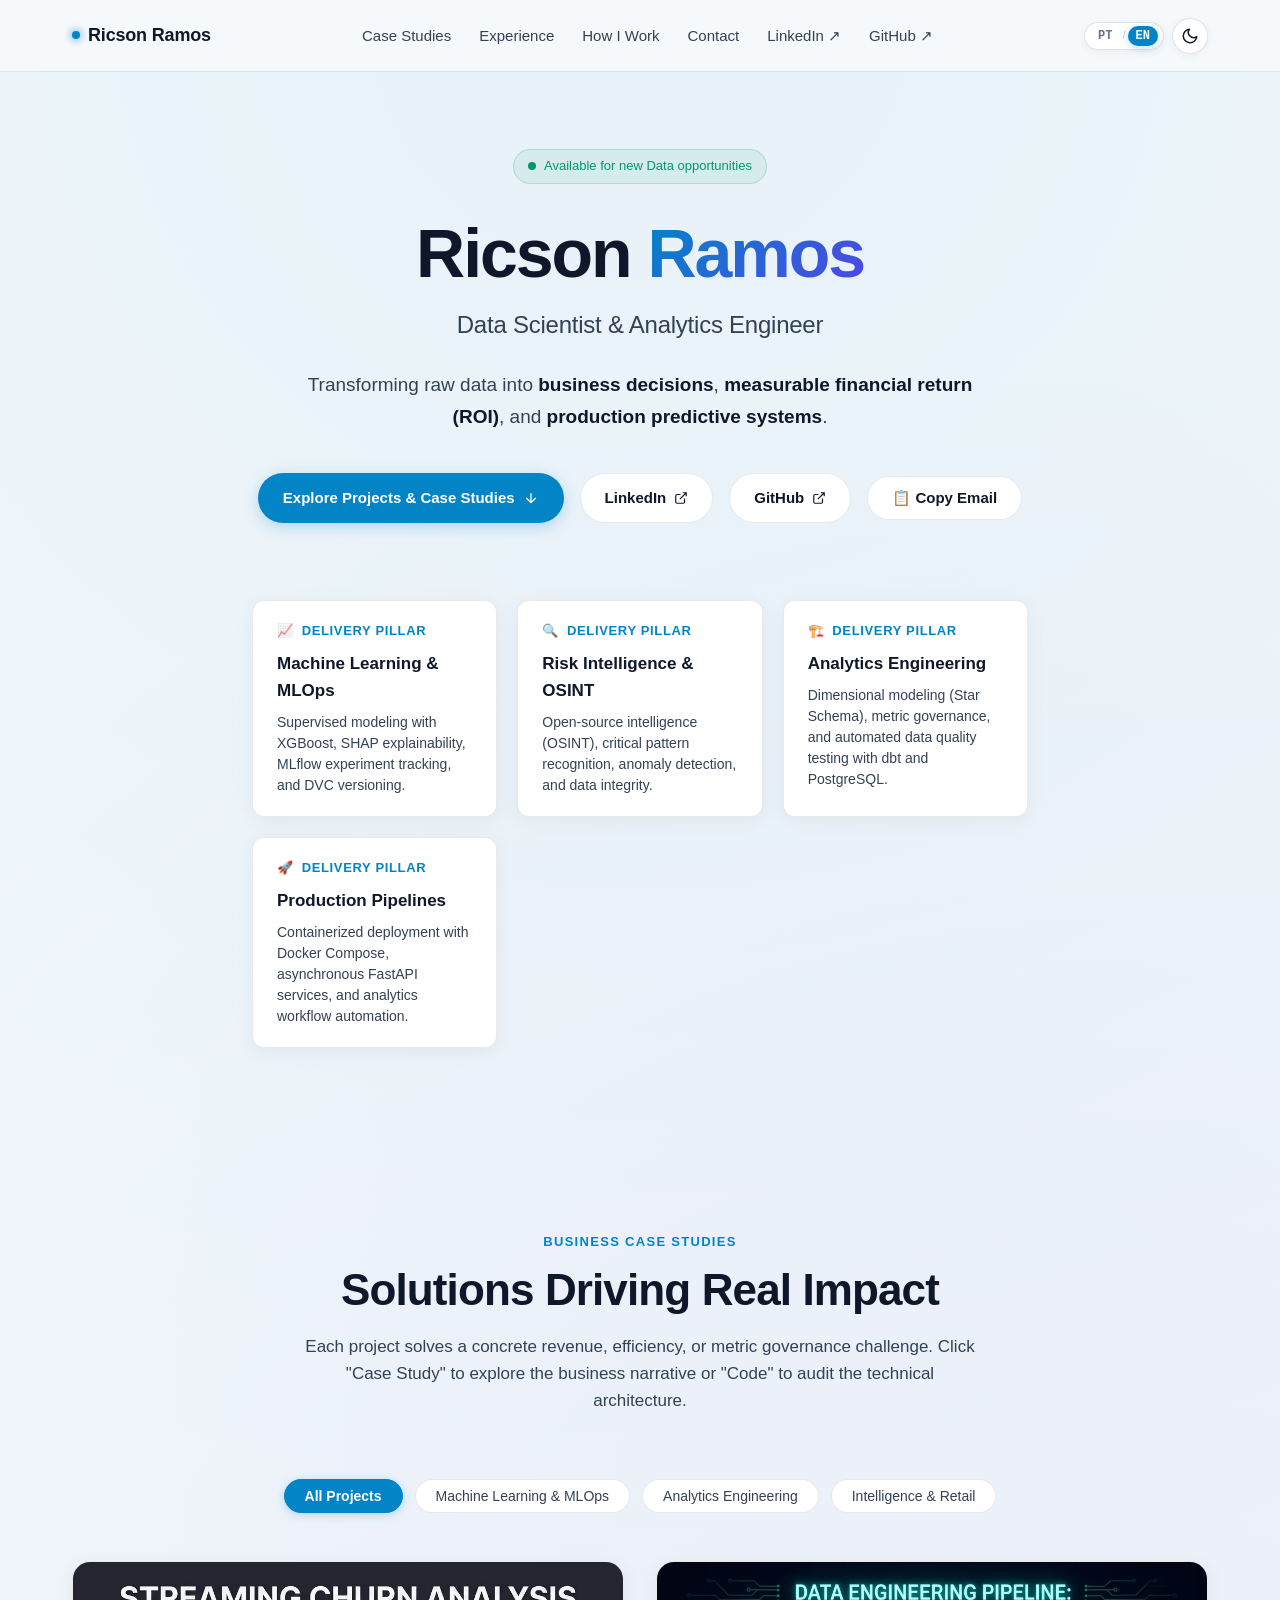
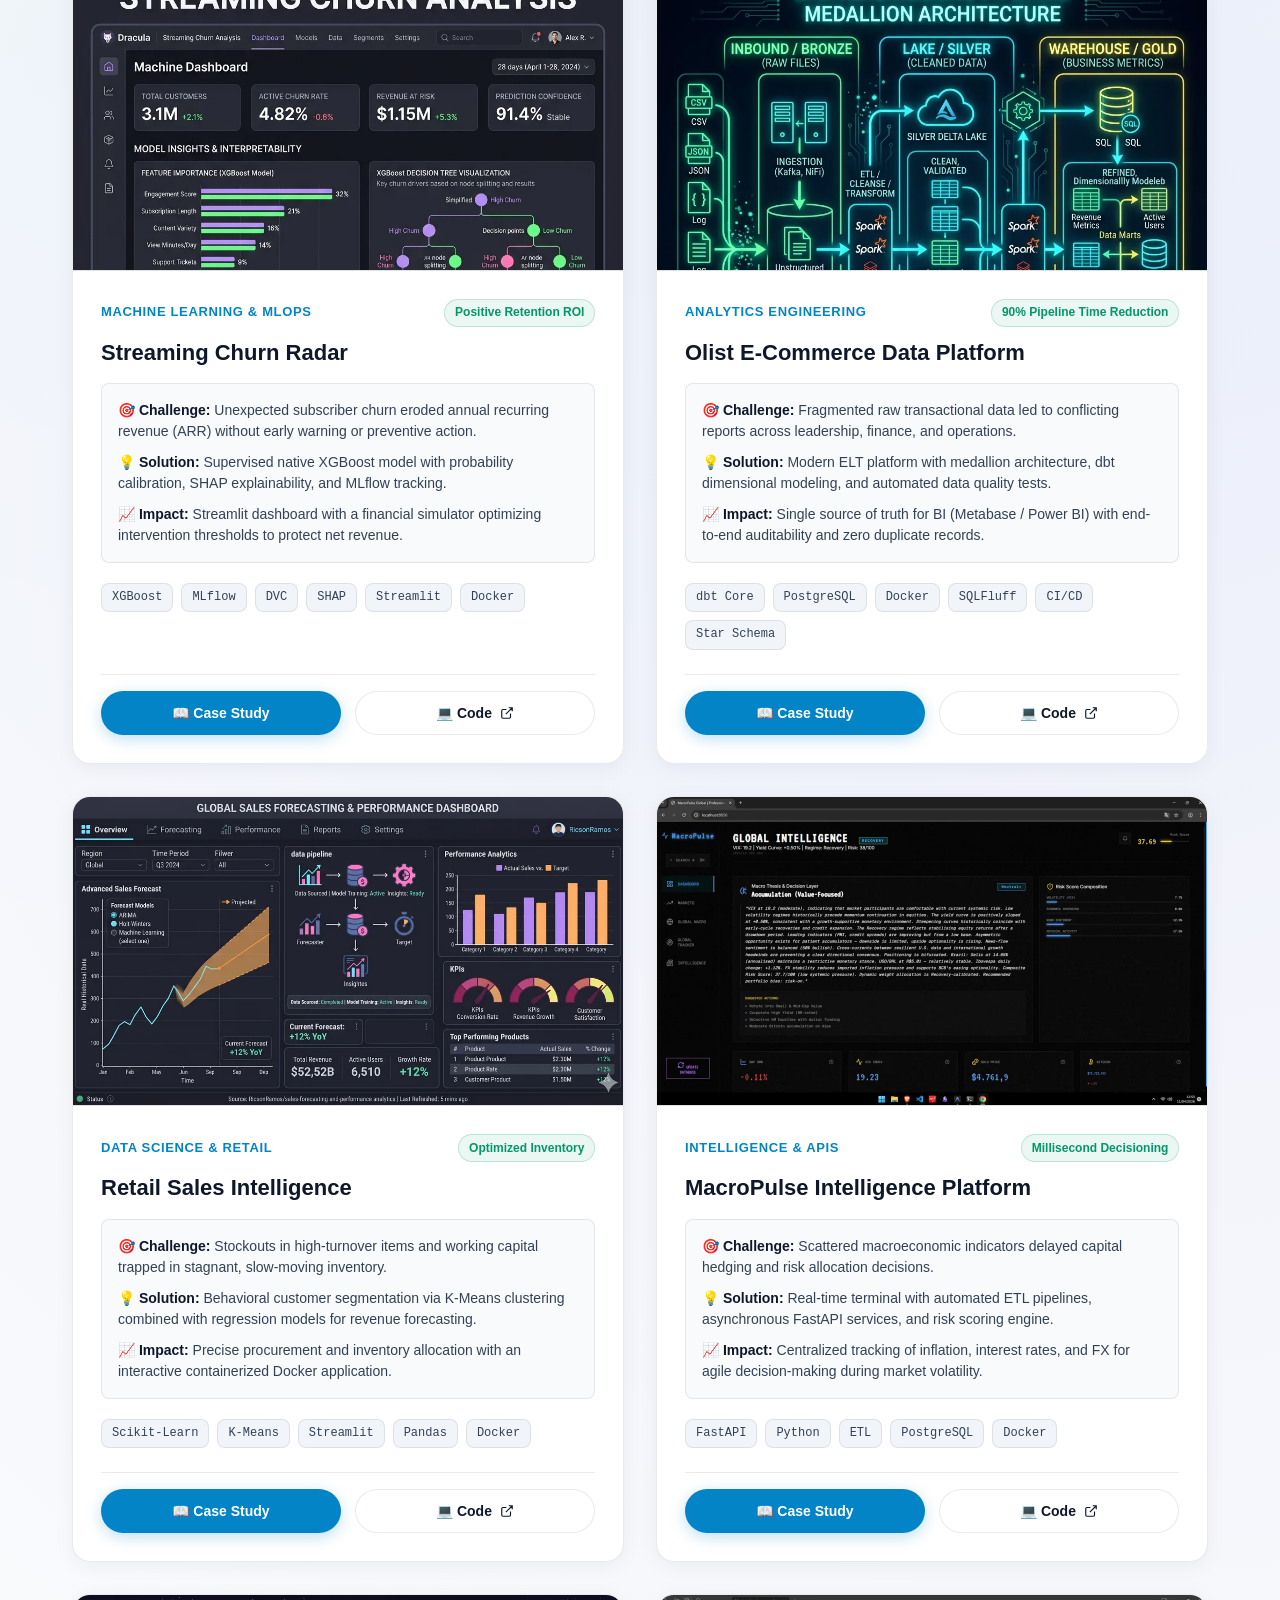
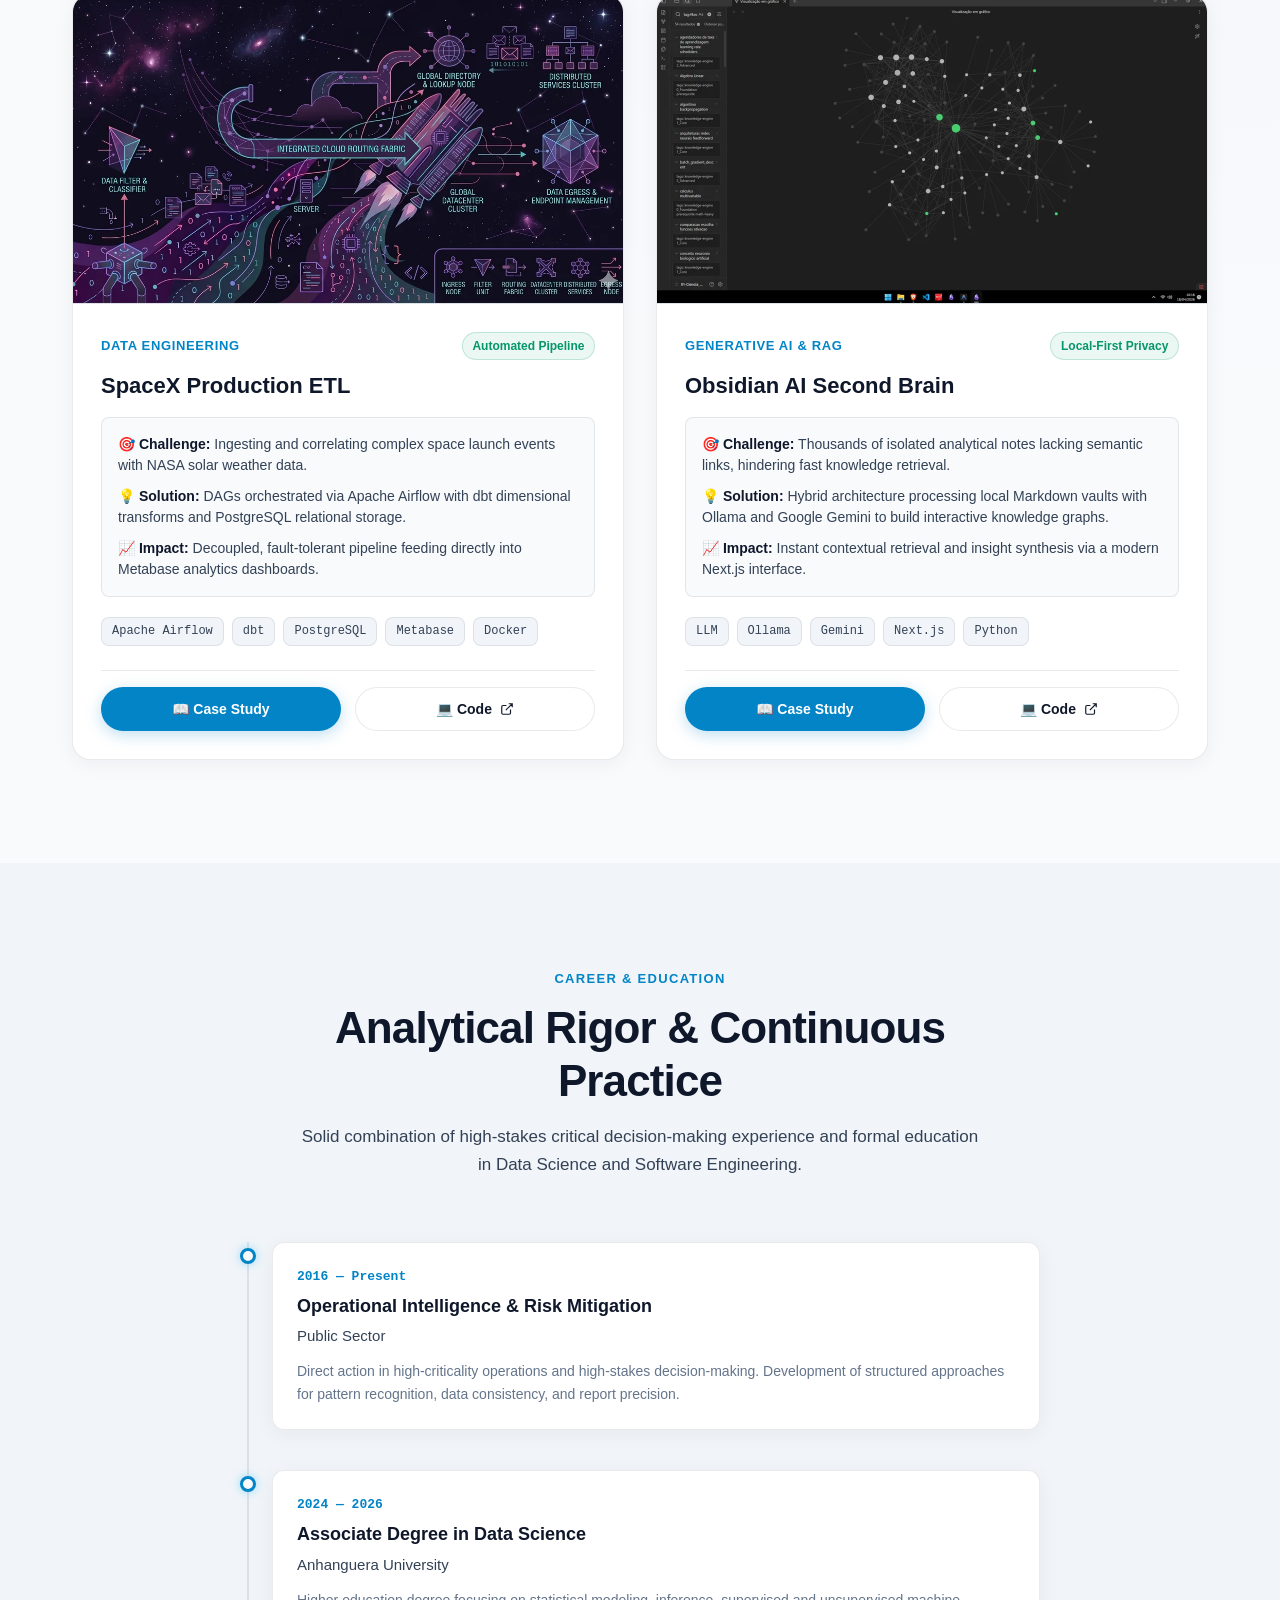
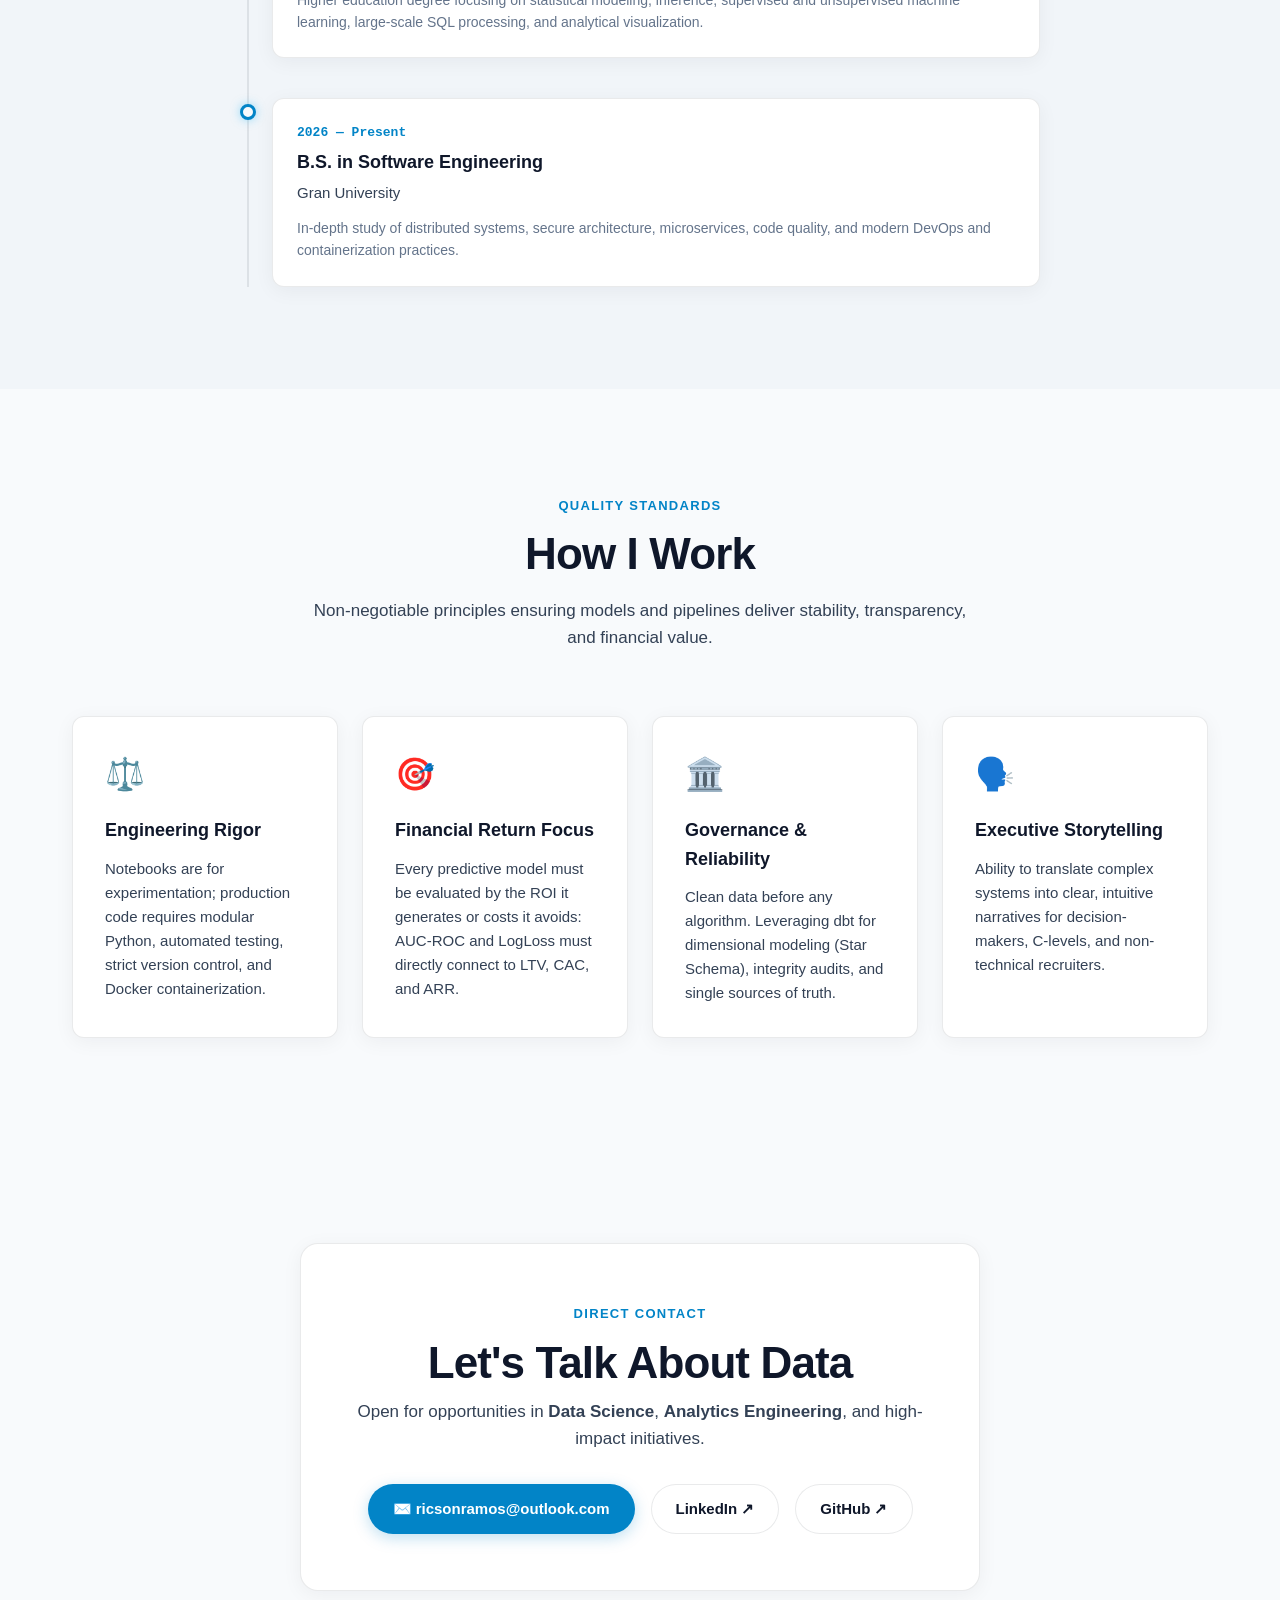
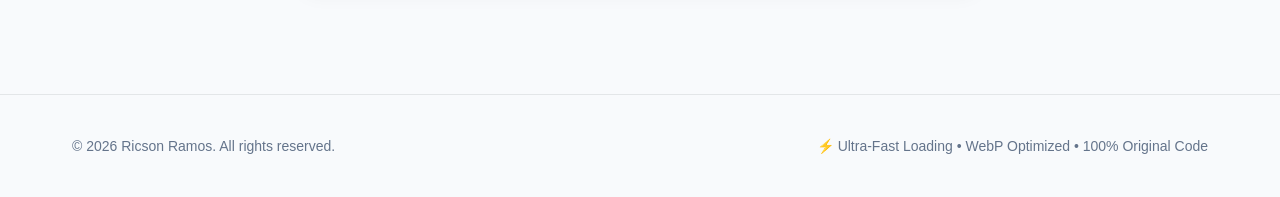
<file: index.html>
<!DOCTYPE html>
<html lang="pt-BR">

<head>
    <meta charset="UTF-8">
    <meta name="viewport" content="width=device-width, initial-scale=1.0">
    <title>Ricson Ramos | Data Scientist & Analytics Engineer</title>
    <meta name="description" content="Portfólio executivo de Ciência de Dados e Analytics Engineering: estudos de caso focados em retenção de receita, governança métrica e inteligência preditiva.">
    <meta name="theme-color" content="#07090e">

    <!-- Theme & Language Preload (Zero FOUC) -->
    <script>
        (function() {
            try {
                const savedTheme = localStorage.getItem('theme');
                const systemDark = window.matchMedia && window.matchMedia('(prefers-color-scheme: dark)').matches;
                const theme = savedTheme ? savedTheme : (systemDark ? 'dark' : 'light');
                document.documentElement.setAttribute('data-theme', theme);

                const savedLang = localStorage.getItem('lang');
                const browserLang = (navigator.language || navigator.userLanguage || '').toLowerCase();
                const lang = savedLang ? savedLang : (browserLang.startsWith('en') ? 'en' : 'pt-BR');
                document.documentElement.setAttribute('lang', lang);
            } catch (e) {}
        })();
    </script>

    <!-- Open Graph / LinkedIn / Facebook -->
    <meta property="og:type" content="website">
    <meta property="og:url" content="https://ricsonramos.github.io/">
    <meta property="og:title" content="Ricson Ramos | Data Scientist & Analytics Engineer">
    <meta property="og:description" content="Estudos de caso executivos em Ciência de Dados, MLOps e Engenharia Analítica com foco em ROI.">
    <meta property="og:image" content="https://ricsonramos.github.io/assets/images/churn.webp">

    <!-- Twitter Cards -->
    <meta name="twitter:card" content="summary_large_image">
    <meta name="twitter:title" content="Ricson Ramos | Data Scientist & Analytics Engineer">
    <meta name="twitter:description" content="Estudos de caso executivos em Ciência de Dados, MLOps e Engenharia Analítica.">
    <meta name="twitter:image" content="https://ricsonramos.github.io/assets/images/churn.webp">

    <link rel="canonical" href="https://ricsonramos.github.io/">
    <link rel="stylesheet" href="assets/css/main.css">
</head>

<body>

    <!-- Sticky Glass Header / Navbar -->
    <header class="navbar">
        <div class="container nav-wrapper">
            <a href="index.html" class="nav-brand" aria-label="Página Inicial">
                <span class="nav-brand-dot"></span>
                <span>Ricson Ramos</span>
            </a>

            <!-- Navigation Links -->
            <nav>
                <ul class="nav-menu" id="nav-menu">
                    <li><a href="#projects" class="nav-link" data-i18n="nav.projects">Estudos de Caso</a></li>
                    <li><a href="#experience" class="nav-link" data-i18n="nav.experience">Trajetória</a></li>
                    <li><a href="#philosophy" class="nav-link" data-i18n="nav.philosophy">Como Trabalho</a></li>
                    <li><a href="#contact" class="nav-link" data-i18n="nav.contact">Contato</a></li>
                    <li>
                        <a href="https://www.linkedin.com/in/ricsonramos/" target="_blank" rel="noopener noreferrer" class="nav-link">LinkedIn ↗</a>
                    </li>
                    <li>
                        <a href="https://github.com/RicsonRamos" target="_blank" rel="noopener noreferrer" class="nav-link">GitHub ↗</a>
                    </li>
                </ul>
            </nav>

            <!-- Nav Actions: Theme + Language + Mobile Toggle -->
            <div class="nav-actions">
                <div class="nav-controls">
                    <!-- Language Switcher: PT-BR / EN -->
                    <div class="lang-switch" role="group" aria-label="Selecionar idioma / Select language">
                        <button type="button" class="lang-btn active" data-lang="pt-BR" aria-pressed="true" aria-label="Português">PT</button>
                        <span class="lang-divider" aria-hidden="true">/</span>
                        <button type="button" class="lang-btn" data-lang="en" aria-pressed="false" aria-label="English">EN</button>
                    </div>

                    <!-- Theme Toggle: Dark / Light -->
                    <button type="button" class="theme-toggle" id="theme-toggle" aria-label="Alternar modo claro / escuro" title="Alternar modo claro / escuro">
                        <span class="theme-icon-sun" aria-hidden="true">
                            <svg width="18" height="18" viewBox="0 0 24 24" fill="none" stroke="currentColor" stroke-width="2" stroke-linecap="round" stroke-linejoin="round">
                                <circle cx="12" cy="12" r="5"></circle>
                                <line x1="12" y1="1" x2="12" y2="3"></line>
                                <line x1="12" y1="21" x2="12" y2="23"></line>
                                <line x1="4.22" y1="4.22" x2="5.64" y2="5.64"></line>
                                <line x1="18.36" y1="18.36" x2="19.78" y2="19.78"></line>
                                <line x1="1" y1="12" x2="3" y2="12"></line>
                                <line x1="21" y1="12" x2="23" y2="12"></line>
                                <line x1="4.22" y1="19.78" x2="5.64" y2="18.36"></line>
                                <line x1="18.36" y1="5.64" x2="19.78" y2="4.22"></line>
                            </svg>
                        </span>
                        <span class="theme-icon-moon" aria-hidden="true">
                            <svg width="18" height="18" viewBox="0 0 24 24" fill="none" stroke="currentColor" stroke-width="2" stroke-linecap="round" stroke-linejoin="round">
                                <path d="M21 12.79A9 9 0 1 1 11.21 3 7 7 0 0 0 21 12.79z"></path>
                            </svg>
                        </span>
                    </button>
                </div>

                <button class="nav-toggle" id="nav-toggle" aria-label="Abrir Menu de Navegação" aria-expanded="false" aria-controls="nav-menu">
                    <svg width="24" height="24" viewBox="0 0 24 24" fill="none" stroke="currentColor" stroke-width="2">
                        <line x1="3" y1="12" x2="21" y2="12"></line>
                        <line x1="3" y1="6" x2="21" y2="6"></line>
                        <line x1="3" y1="18" x2="21" y2="18"></line>
                    </svg>
                </button>
            </div>
        </div>
    </header>

    <main>
        <!-- Hero Section -->
        <section id="hero" class="hero">
            <div class="container hero-content">
                <div class="status-badge">
                    <span class="pulse-dot"></span>
                    <span data-i18n="hero.status">Disponível para novas oportunidades em Dados</span>
                </div>

                <h1 class="hero-title">
                    Ricson <span class="hero-title-gradient">Ramos</span>
                </h1>

                <div class="hero-role" data-i18n="hero.role">Data Scientist & Analytics Engineer</div>

                <p class="hero-description" data-i18n="hero.description">
                    Transformando dados brutos em <strong>decisões de negócio</strong>, <strong>retorno financeiro mensurável (ROI)</strong> e <strong>sistemas preditivos de produção</strong>.
                </p>

                <div class="hero-cta">
                    <a href="#projects" class="btn btn-primary">
                        <span data-i18n="hero.cta_projects">Explorar Projetos & Estudos de Caso</span>
                        <svg width="16" height="16" viewBox="0 0 24 24" fill="none" stroke="currentColor" stroke-width="2"><path d="M12 5v14M19 12l-7 7-7-7"/></svg>
                    </a>
                    <a href="https://www.linkedin.com/in/ricsonramos/" target="_blank" rel="noopener noreferrer" class="btn btn-outline">
                        <span>LinkedIn</span>
                        <svg width="14" height="14" viewBox="0 0 24 24" fill="none" stroke="currentColor" stroke-width="2"><path d="M18 13v6a2 2 0 0 1-2 2H5a2 2 0 0 1-2-2V8a2 2 0 0 1 2-2h6M15 3h6v6M10 14L21 3"/></svg>
                    </a>
                    <a href="https://github.com/RicsonRamos" target="_blank" rel="noopener noreferrer" class="btn btn-outline">
                        <span>GitHub</span>
                        <svg width="14" height="14" viewBox="0 0 24 24" fill="none" stroke="currentColor" stroke-width="2"><path d="M18 13v6a2 2 0 0 1-2 2H5a2 2 0 0 1-2-2V8a2 2 0 0 1 2-2h6M15 3h6v6M10 14L21 3"/></svg>
                    </a>
                    <button id="copy-email-btn" class="btn btn-outline" type="button" aria-label="Copiar email de contato">
                        <span data-i18n="hero.copy_email">📋 Copiar E-mail</span>
                    </button>
                </div>

                <!-- 4 Value Props Strip -->
                <div class="value-strip" id="value-strip">
                    <!-- Injected by home.js -->
                </div>
            </div>
        </section>

        <!-- Projects / Case Studies Showcase -->
        <section id="projects" class="section">
            <div class="container">
                <div class="section-header">
                    <span class="section-tag" data-i18n="projects.tag">Estudos de Caso de Negócio</span>
                    <h2 class="section-title" data-i18n="projects.title">Soluções que Geram Impacto Real</h2>
                    <p class="section-subtitle" data-i18n="projects.subtitle">
                        Cada projeto resolve um problema concreto de faturamento, eficiência ou governança métrica. Clique em "Estudo de Caso" para explorar a narrativa de negócio ou em "Código" para auditar a arquitetura técnica.
                    </p>
                </div>

                <!-- Category Filters -->
                <div class="filter-tabs" role="tablist" aria-label="Filtro de Projetos">
                    <button class="filter-btn active" data-filter="all" role="tab" aria-selected="true" data-i18n="projects.filter_all">Todos os Projetos</button>
                    <button class="filter-btn" data-filter="ml" role="tab" aria-selected="false" data-i18n="projects.filter_ml">Machine Learning & MLOps</button>
                    <button class="filter-btn" data-filter="data-eng" role="tab" aria-selected="false" data-i18n="projects.filter_data_eng">Analytics Engineering</button>
                    <button class="filter-btn" data-filter="analytics" role="tab" aria-selected="false" data-i18n="projects.filter_analytics">Inteligência & Varejo</button>
                </div>

                <!-- Responsive Project Grid -->
                <div class="project-grid" id="projects-grid">
                    <!-- Injected by home.js -->
                </div>
            </div>
        </section>

        <!-- Experience & Education Timeline -->
        <section id="experience" class="section section-alt">
            <div class="container">
                <div class="section-header">
                    <span class="section-tag" data-i18n="experience.tag">Trajetória & Formação</span>
                    <h2 class="section-title" data-i18n="experience.title">Rigor Analítico e Prática Contínua</h2>
                    <p class="section-subtitle" data-i18n="experience.subtitle">
                        Combinação sólida de experiência em tomada de decisão crítica com formação superior em Ciência de Dados e Engenharia de Software.
                    </p>
                </div>

                <div class="timeline" id="timeline-list">
                    <!-- Injected by home.js -->
                </div>
            </div>
        </section>

        <!-- Technical Philosophy / How I Work -->
        <section id="philosophy" class="section">
            <div class="container">
                <div class="section-header">
                    <span class="section-tag" data-i18n="philosophy.tag">Padrão de Qualidade</span>
                    <h2 class="section-title" data-i18n="philosophy.title">Como Eu Trabalho</h2>
                    <p class="section-subtitle" data-i18n="philosophy.subtitle">
                        Princípios inegociáveis que garantem que modelos e pipelines funcionem com estabilidade, transparência e valor financeiro.
                    </p>
                </div>

                <div class="philosophy-grid" id="philosophy-grid">
                    <!-- Injected by home.js -->
                </div>
            </div>
        </section>

        <!-- Contact Section -->
        <section id="contact" class="section">
            <div class="container">
                <div class="contact-card">
                    <span class="section-tag" data-i18n="contact.tag">Contato Direto</span>
                    <h2 class="section-title" style="margin-bottom: 0.5rem;" data-i18n="contact.title">Vamos Conversar sobre Dados?</h2>
                    <p class="section-subtitle" style="margin-bottom: 1.5rem;" data-i18n="contact.subtitle">
                        Estou aberto para oportunidades em <strong>Ciência de Dados</strong>, <strong>Analytics Engineering</strong> e projetos de alta criticidade.
                    </p>

                    <div class="contact-links-grid">
                        <a href="mailto:ricsonramos@outlook.com" class="btn btn-primary">
                            <span>✉️ ricsonramos@outlook.com</span>
                        </a>
                        <a href="https://www.linkedin.com/in/ricsonramos/" target="_blank" rel="noopener noreferrer" class="btn btn-outline">
                            <span>LinkedIn ↗</span>
                        </a>
                        <a href="https://github.com/RicsonRamos" target="_blank" rel="noopener noreferrer" class="btn btn-outline">
                            <span>GitHub ↗</span>
                        </a>
                    </div>
                </div>
            </div>
        </section>
    </main>

    <!-- Clean Accessible Footer -->
    <footer class="footer">
        <div class="container footer-inner">
            <p data-i18n="footer.copy">© 2026 Ricson Ramos. Todos os direitos reservados.</p>
            <p data-i18n="footer.tagline">⚡ Carregamento Ultrarrápido • Otimizado em WebP • Código 100% Autoral</p>
        </div>
    </footer>

    <!-- Scripts (Zero Bloat, Defer Loading) -->
    <script src="assets/js/data.js" defer></script>
    <script src="assets/js/pages/home.js" defer></script>
</body>

</html>
</file>
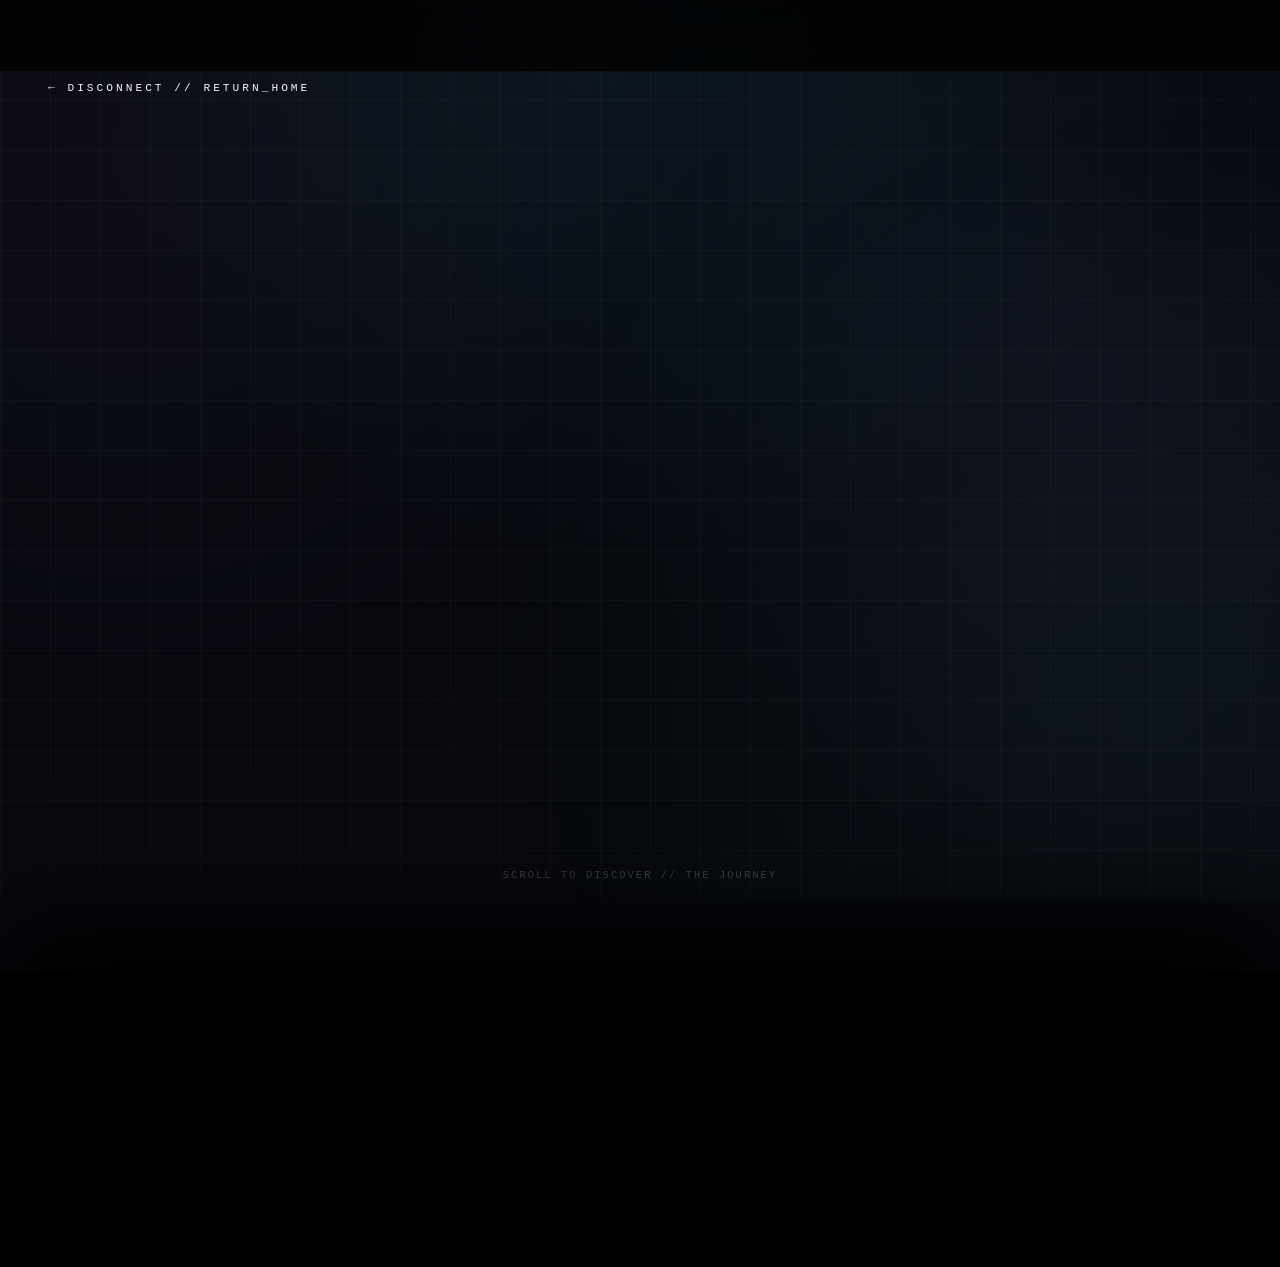
<file: about.html>
<!DOCTYPE html>
<html lang="pt-BR">

<head>
    <meta charset="UTF-8">
    <meta name="viewport" content="width=device-width, initial-scale=1.0">
    <title>About Me | Ricson Ramos</title>
    <link rel="preconnect" href="https://fonts.gstatic.com">
    <link rel="stylesheet" href="assets/css/main.css">
    <link rel="stylesheet" href="assets/css/storytelling.css">
</head>

<body class="dracula project-page">

    <!-- Dashboard Static UI -->
    <div class="dashboard-bg"></div>
    <div class="scroll-hint">SCROLL TO DISCOVER // THE JOURNEY</div>

    <!-- Header / Nav -->
    <header class="navbar navbar--fixed">
        <div class="container nav-wrapper">
            <div class="logo">
                <a href="index.html" style="text-decoration: none; color: inherit;">
                    <!-- Injected by core.js -->
                </a>
            </div>
            <nav id="main-nav">
                <button id="nav-toggle" aria-label="Menu" aria-expanded="false">
                    <span></span><span></span><span></span>
                </button>
                <ul id="nav-list">
                    <li class="nav-item"><a href="index.html#hero" data-section="hero">Home</a></li>
                    <li class="nav-item"><a href="index.html#projects" data-section="projects">Projects</a></li>
                    <li class="nav-item"><a href="index.html#experience" data-section="experience">Experience</a></li>
                    <li class="nav-item active"><a href="about.html">About</a></li>
                    <li class="nav-item"><a href="index.html#contact" data-section="contact">Contact</a></li>
                </ul>
            </nav>
        </div>
    </header>

    <!-- Project Specific Layer -->
    <div id="narrative-layer">
        <div class="details" id="details-even">
            <span class="text">PHASE</span>
            <h1 class="title-1">LOADING</h1>
            <h1 class="title-2">JOURNEY</h1>
            <p class="desc">Initializing narrative...</p>
        </div>

        <div class="details" id="details-odd" style="opacity: 0;">
            <span class="text">PHASE</span>
            <h1 class="title-1">TITLE</h1>
            <h1 class="title-2">SUBTITLE</h1>
            <p class="desc">Loading next chapter...</p>
        </div>

        <!-- Scrollable Story Canvas -->
        <div id="story-canvas">
            <!-- Content Injected -->
        </div>
    </div>

    <!-- Persistent Back Button -->
    <a href="index.html" class="back-btn">
        ← DISCONNECT // RETURN_HOME
    </a>

    <!-- Footer Counter -->
    <div class="dashboard-footer container">
        <!-- Injected by case-study.js -->
    </div>

    <div id="demo"></div>

    <!-- CORE LOGIC / SCRIPTS -->
    <script src="https://cdnjs.cloudflare.com/ajax/libs/gsap/3.12.2/gsap.min.js" defer></script>
    <script src="assets/js/data.js"></script>
    <script src="assets/js/core.js"></script>
    <script>
        // Hook for the storytelling engine
        var ProjectContent = PortfolioData.about;
    </script>
    <script src="assets/js/pages/case-study.js"></script>
</body>

</html>
</file>
<file: assets/css/main.css>
/* ==============================================================================
   RICSON RAMOS | DATA SCIENCE & ANALYTICS ENGINEERING PORTFOLIO (2026)
   Modern, Ultra-Fast, Responsive & Minimalist Stylesheet
   Zero render-blocking dependencies • High Contrast • 60fps Transitions
   Dark Mode & Light Mode • Multilingual Ready
   ============================================================================== */

:root,
[data-theme="dark"] {
    /* Color Palette (Deep Obsidian / Slate Navy) */
    --bg-main: #07090e;
    --bg-surface: #0e131f;
    --bg-surface-elevated: #141b2d;
    --bg-surface-hover: #1c263d;
    
    --border-subtle: rgba(255, 255, 255, 0.08);
    --border-hover: rgba(56, 189, 248, 0.35);
    
    --text-primary: #f8fafc;
    --text-secondary: #94a3b8;
    --text-muted: #64748b;
    
    --accent-cyan: #38bdf8;
    --accent-indigo: #818cf8;
    --accent-emerald: #10b981;
    --accent-amber: #f59e0b;
    
    --gradient-accent: linear-gradient(135deg, #38bdf8 0%, #818cf8 100%);
    --gradient-card: linear-gradient(180deg, rgba(255, 255, 255, 0.03) 0%, rgba(255, 255, 255, 0.01) 100%);
    
    --navbar-bg: rgba(7, 9, 14, 0.85);
    --body-radial-1: rgba(56, 189, 248, 0.08);
    --body-radial-2: rgba(129, 140, 248, 0.05);
    --card-shadow: 0 12px 30px rgba(0, 0, 0, 0.4);
    --card-hover-shadow: 0 16px 40px rgba(0, 0, 0, 0.6);
    --pill-bg: rgba(255, 255, 255, 0.04);
    --story-item-bg: rgba(0, 0, 0, 0.25);
    --btn-outline-bg: rgba(255, 255, 255, 0.04);
    --btn-outline-hover-bg: rgba(255, 255, 255, 0.08);
    --btn-outline-hover-border: rgba(255, 255, 255, 0.2);
    --btn-outline-hover-text: #ffffff;
    --btn-primary-text: #07090e;
    --section-alt-bg: rgba(255, 255, 255, 0.01);
    --status-badge-bg: rgba(16, 185, 129, 0.1);
    --status-badge-border: rgba(16, 185, 129, 0.25);
    --status-badge-text: #34d399;
    --hero-title-gradient: linear-gradient(135deg, #38bdf8 0%, #818cf8 100%);
    --control-bg: rgba(255, 255, 255, 0.05);
    --control-hover-bg: rgba(255, 255, 255, 0.1);
    --control-border: rgba(255, 255, 255, 0.1);
    
    /* Typography */
    --font-sans: -apple-system, BlinkMacSystemFont, "Segoe UI", Roboto, "Inter", "Helvetica Neue", Arial, sans-serif;
    --font-mono: ui-monospace, SFMono-Regular, Menlo, Monaco, Consolas, "JetBrains Mono", monospace;
    
    /* Spacing & Layout */
    --container-max: 1200px;
    --nav-height: 72px;
    --radius-sm: 8px;
    --radius-md: 12px;
    --radius-lg: 18px;
    --radius-pill: 9999px;
    
    --transition-fast: 0.2s cubic-bezier(0.16, 1, 0.3, 1);
    --transition-normal: 0.3s cubic-bezier(0.16, 1, 0.3, 1);
}

[data-theme="light"] {
    /* Color Palette (Clean Slate / Crisp Pure Light) */
    --bg-main: #f8fafc;
    --bg-surface: #ffffff;
    --bg-surface-elevated: #f1f5f9;
    --bg-surface-hover: #e2e8f0;
    
    --border-subtle: rgba(15, 23, 42, 0.09);
    --border-hover: rgba(2, 132, 199, 0.45);
    
    --text-primary: #0f172a;
    --text-secondary: #334155;
    --text-muted: #64748b;
    
    --accent-cyan: #0284c7;
    --accent-indigo: #4f46e5;
    --accent-emerald: #059669;
    --accent-amber: #d97706;
    
    --gradient-accent: linear-gradient(135deg, #0284c7 0%, #4f46e5 100%);
    --gradient-card: linear-gradient(180deg, rgba(255, 255, 255, 1) 0%, rgba(248, 250, 252, 1) 100%);
    
    --navbar-bg: rgba(248, 250, 252, 0.9);
    --body-radial-1: rgba(2, 132, 199, 0.07);
    --body-radial-2: rgba(79, 70, 229, 0.05);
    --card-shadow: 0 4px 20px rgba(15, 23, 42, 0.05);
    --card-hover-shadow: 0 12px 30px rgba(15, 23, 42, 0.1);
    --pill-bg: #f1f5f9;
    --story-item-bg: #f8fafc;
    --btn-outline-bg: #ffffff;
    --btn-outline-hover-bg: #f1f5f9;
    --btn-outline-hover-border: rgba(15, 23, 42, 0.25);
    --btn-outline-hover-text: #0f172a;
    --btn-primary-text: #ffffff;
    --section-alt-bg: #f1f5f9;
    --status-badge-bg: rgba(5, 150, 105, 0.08);
    --status-badge-border: rgba(5, 150, 105, 0.2);
    --status-badge-text: #059669;
    --hero-title-gradient: linear-gradient(135deg, #0284c7 0%, #4f46e5 100%);
    --control-bg: #ffffff;
    --control-hover-bg: #e2e8f0;
    --control-border: rgba(15, 23, 42, 0.12);
}

/* Base Reset */
*, *::before, *::after {
    box-sizing: border-box;
    margin: 0;
    padding: 0;
}

html {
    scroll-behavior: smooth;
    background-color: var(--bg-main);
    color: var(--text-primary);
    font-family: var(--font-sans);
    font-size: 16px;
    line-height: 1.6;
    -webkit-font-smoothing: antialiased;
    -moz-osx-font-smoothing: grayscale;
}

body {
    min-height: 100vh;
    background: radial-gradient(circle at 50% 0%, var(--body-radial-1) 0%, transparent 40%),
                radial-gradient(circle at 85% 30%, var(--body-radial-2) 0%, transparent 35%),
                var(--bg-main);
    overflow-x: hidden;
    color: var(--text-primary);
    transition: background-color var(--transition-normal), color var(--transition-normal);
}

/* Accessibility */
:focus-visible {
    outline: 2px solid var(--accent-cyan);
    outline-offset: 3px;
}

@media (prefers-reduced-motion: reduce) {
    *, *::before, *::after {
        animation-duration: 0.01ms !important;
        transition-duration: 0.01ms !important;
        scroll-behavior: auto !important;
    }
}

/* Container */
.container {
    width: 100%;
    max-width: var(--container-max);
    margin-left: auto;
    margin-right: auto;
    padding-left: clamp(1rem, 4vw, 2rem);
    padding-right: clamp(1rem, 4vw, 2rem);
}

/* Section Styling */
.section {
    padding-top: clamp(4rem, 8vw, 7rem);
    padding-bottom: clamp(4rem, 8vw, 7rem);
}

.section-alt {
    background: var(--section-alt-bg);
}

.section-header {
    text-align: center;
    max-width: 680px;
    margin: 0 auto clamp(2.5rem, 5vw, 4rem);
}

.section-tag {
    display: inline-block;
    font-size: 0.8125rem;
    font-weight: 600;
    text-transform: uppercase;
    letter-spacing: 0.1em;
    color: var(--accent-cyan);
    margin-bottom: 0.75rem;
}

.section-title {
    font-size: clamp(1.875rem, 4vw, 2.75rem);
    font-weight: 700;
    line-height: 1.2;
    color: var(--text-primary);
    margin-bottom: 1rem;
    letter-spacing: -0.02em;
}

.section-subtitle {
    font-size: 1.0625rem;
    color: var(--text-secondary);
    line-height: 1.6;
}

/* Sticky Glass Navbar */
.navbar {
    position: sticky;
    top: 0;
    z-index: 1000;
    height: var(--nav-height);
    background: var(--navbar-bg);
    backdrop-filter: blur(16px);
    -webkit-backdrop-filter: blur(16px);
    border-bottom: 1px solid var(--border-subtle);
    display: flex;
    align-items: center;
    transition: background-color var(--transition-fast), border-color var(--transition-fast);
}

.nav-wrapper {
    display: flex;
    align-items: center;
    justify-content: space-between;
    gap: 1rem;
}

.nav-brand {
    display: flex;
    align-items: center;
    gap: 0.5rem;
    text-decoration: none;
    color: var(--text-primary);
    font-weight: 700;
    font-size: 1.125rem;
    letter-spacing: -0.01em;
    flex-shrink: 0;
}

.nav-brand-dot {
    width: 8px;
    height: 8px;
    background: var(--accent-cyan);
    border-radius: var(--radius-pill);
    box-shadow: 0 0 10px var(--accent-cyan);
}

.nav-menu {
    display: flex;
    align-items: center;
    gap: 1.75rem;
    list-style: none;
}

.nav-link {
    text-decoration: none;
    color: var(--text-secondary);
    font-size: 0.9375rem;
    font-weight: 500;
    transition: var(--transition-fast);
    position: relative;
    white-space: nowrap;
}

.nav-link:hover,
.nav-link.active {
    color: var(--text-primary);
}

.nav-link.active::after {
    content: '';
    position: absolute;
    bottom: -6px;
    left: 0;
    width: 100%;
    height: 2px;
    background: var(--accent-cyan);
    border-radius: var(--radius-pill);
}

/* Nav Actions & Controls */
.nav-actions {
    display: flex;
    align-items: center;
    gap: 0.75rem;
    flex-shrink: 0;
}

.nav-controls {
    display: flex;
    align-items: center;
    gap: 0.5rem;
}

/* Language Switcher */
.lang-switch {
    display: inline-flex;
    align-items: center;
    background: var(--control-bg);
    border: 1px solid var(--control-border);
    border-radius: var(--radius-pill);
    padding: 3px 5px;
    gap: 2px;
    box-shadow: 0 2px 8px rgba(0, 0, 0, 0.05);
    transition: var(--transition-fast);
}

.lang-btn {
    background: transparent;
    border: none;
    cursor: pointer;
    font-size: 0.75rem;
    font-weight: 700;
    font-family: var(--font-mono);
    color: var(--text-muted);
    padding: 4px 8px;
    border-radius: var(--radius-pill);
    transition: var(--transition-fast);
    line-height: 1;
}

.lang-btn:hover {
    color: var(--text-primary);
}

.lang-btn.active {
    background: var(--accent-cyan);
    color: var(--btn-primary-text);
    box-shadow: 0 2px 8px rgba(56, 189, 248, 0.3);
}

[data-theme="light"] .lang-btn.active {
    box-shadow: 0 2px 8px rgba(2, 132, 199, 0.25);
}

.lang-divider {
    color: var(--text-muted);
    opacity: 0.4;
    font-size: 0.7rem;
    user-select: none;
    line-height: 1;
}

/* Theme Toggle Button */
.theme-toggle {
    display: inline-flex;
    align-items: center;
    justify-content: center;
    width: 36px;
    height: 36px;
    border-radius: var(--radius-pill);
    background: var(--control-bg);
    border: 1px solid var(--control-border);
    color: var(--text-primary);
    cursor: pointer;
    transition: var(--transition-fast);
    box-shadow: 0 2px 8px rgba(0, 0, 0, 0.05);
}

.theme-toggle:hover {
    border-color: var(--accent-cyan);
    color: var(--accent-cyan);
    transform: rotate(15deg);
}

.theme-toggle:active {
    transform: scale(0.92);
}

.theme-icon-sun,
.theme-icon-moon {
    display: inline-flex;
    align-items: center;
    justify-content: center;
    transition: transform var(--transition-fast);
}

[data-theme="dark"] .theme-icon-sun {
    display: inline-flex;
}

[data-theme="dark"] .theme-icon-moon {
    display: none;
}

[data-theme="light"] .theme-icon-sun {
    display: none;
}

[data-theme="light"] .theme-icon-moon {
    display: inline-flex;
}

/* Mobile Nav Toggle */
.nav-toggle {
    display: none;
    background: transparent;
    border: none;
    cursor: pointer;
    padding: 0.5rem;
    color: var(--text-primary);
    border-radius: var(--radius-sm);
    transition: var(--transition-fast);
}

.nav-toggle:hover {
    color: var(--accent-cyan);
}

/* Hero Section */
.hero {
    min-height: calc(90vh - var(--nav-height));
    display: flex;
    align-items: center;
    position: relative;
    padding-top: clamp(3rem, 6vw, 5rem);
    padding-bottom: clamp(3rem, 6vw, 5rem);
}

.hero-content {
    max-width: 840px;
    margin: 0 auto;
    text-align: center;
}

.status-badge {
    display: inline-flex;
    align-items: center;
    gap: 0.5rem;
    background: var(--status-badge-bg);
    border: 1px solid var(--status-badge-border);
    color: var(--status-badge-text);
    padding: 0.375rem 0.875rem;
    border-radius: var(--radius-pill);
    font-size: 0.8125rem;
    font-weight: 500;
    margin-bottom: 2rem;
    transition: var(--transition-fast);
}

.pulse-dot {
    width: 8px;
    height: 8px;
    border-radius: 50%;
    background-color: var(--status-badge-text);
    position: relative;
}

.pulse-dot::after {
    content: '';
    position: absolute;
    top: 0;
    left: 0;
    width: 100%;
    height: 100%;
    border-radius: 50%;
    animation: pulse-ring 2s cubic-bezier(0.215, 0.61, 0.355, 1) infinite;
}

@keyframes pulse-ring {
    0% { transform: scale(0.95); box-shadow: 0 0 0 0 rgba(52, 211, 153, 0.7); }
    70% { transform: scale(1); box-shadow: 0 0 0 8px rgba(52, 211, 153, 0); }
    100% { transform: scale(0.95); box-shadow: 0 0 0 0 rgba(52, 211, 153, 0); }
}

.hero-title {
    font-size: clamp(2.5rem, 6vw, 4.25rem);
    font-weight: 800;
    line-height: 1.1;
    letter-spacing: -0.03em;
    margin-bottom: 1rem;
    color: var(--text-primary);
}

.hero-title-gradient {
    background: var(--hero-title-gradient);
    -webkit-background-clip: text;
    -webkit-text-fill-color: transparent;
}

.hero-role {
    font-size: clamp(1.125rem, 2.5vw, 1.5rem);
    color: var(--text-secondary);
    font-weight: 500;
    margin-bottom: 1.5rem;
    letter-spacing: -0.01em;
}

.hero-description {
    font-size: clamp(1rem, 2vw, 1.1875rem);
    color: var(--text-secondary);
    line-height: 1.7;
    max-width: 680px;
    margin: 0 auto 2.5rem;
}

.hero-description strong {
    color: var(--text-primary);
    font-weight: 600;
}

.hero-cta {
    display: flex;
    flex-wrap: wrap;
    align-items: center;
    justify-content: center;
    gap: 1rem;
    margin-bottom: clamp(3rem, 6vw, 5rem);
}

/* Modern Accessible Buttons */
.btn {
    display: inline-flex;
    align-items: center;
    justify-content: center;
    gap: 0.5rem;
    padding: 0.75rem 1.5rem;
    border-radius: var(--radius-pill);
    font-size: 0.9375rem;
    font-weight: 600;
    text-decoration: none;
    transition: var(--transition-fast);
    cursor: pointer;
    border: 1px solid transparent;
}

.btn-primary {
    background: var(--accent-cyan);
    color: var(--btn-primary-text);
    box-shadow: 0 4px 20px rgba(56, 189, 248, 0.25);
}

[data-theme="light"] .btn-primary {
    box-shadow: 0 4px 15px rgba(2, 132, 199, 0.25);
}

.btn-primary:hover {
    filter: brightness(1.1);
    box-shadow: 0 6px 25px rgba(56, 189, 248, 0.4);
    transform: translateY(-2px);
}

[data-theme="light"] .btn-primary:hover {
    background: #0369a1;
    box-shadow: 0 6px 20px rgba(2, 132, 199, 0.35);
}

.btn-outline {
    background: var(--btn-outline-bg);
    border-color: var(--border-subtle);
    color: var(--text-primary);
}

.btn-outline:hover {
    background: var(--btn-outline-hover-bg);
    border-color: var(--btn-outline-hover-border);
    color: var(--btn-outline-hover-text);
    transform: translateY(-2px);
}

/* Value Props Metrics Strip */
.value-strip {
    display: grid;
    grid-template-columns: repeat(auto-fit, minmax(220px, 1fr));
    gap: 1.25rem;
    width: 100%;
    margin-top: 2rem;
}

.value-card {
    background: var(--bg-surface);
    border: 1px solid var(--border-subtle);
    border-radius: var(--radius-md);
    padding: 1.25rem 1.5rem;
    text-align: left;
    transition: var(--transition-fast);
    box-shadow: var(--card-shadow);
}

.value-card:hover {
    border-color: var(--border-hover);
    transform: translateY(-3px);
    box-shadow: var(--card-hover-shadow);
}

.value-card-header {
    display: flex;
    align-items: center;
    gap: 0.5rem;
    color: var(--accent-cyan);
    font-size: 0.8125rem;
    font-weight: 600;
    text-transform: uppercase;
    letter-spacing: 0.05em;
    margin-bottom: 0.5rem;
}

.value-card-title {
    font-size: 1.0625rem;
    font-weight: 700;
    color: var(--text-primary);
    margin-bottom: 0.5rem;
}

.value-card-desc {
    font-size: 0.875rem;
    color: var(--text-secondary);
    line-height: 1.5;
}

/* Category Filter Tabs */
.filter-tabs {
    display: flex;
    flex-wrap: wrap;
    align-items: center;
    justify-content: center;
    gap: 0.75rem;
    margin-bottom: 3rem;
}

.filter-btn {
    background: var(--bg-surface);
    border: 1px solid var(--border-subtle);
    color: var(--text-secondary);
    padding: 0.5rem 1.25rem;
    border-radius: var(--radius-pill);
    font-size: 0.875rem;
    font-weight: 500;
    cursor: pointer;
    transition: var(--transition-fast);
}

.filter-btn:hover {
    color: var(--text-primary);
    border-color: var(--border-hover);
}

.filter-btn.active {
    background: var(--accent-cyan);
    border-color: var(--accent-cyan);
    color: var(--btn-primary-text);
    font-weight: 600;
    box-shadow: 0 2px 10px rgba(56, 189, 248, 0.3);
}

[data-theme="light"] .filter-btn.active {
    box-shadow: 0 2px 10px rgba(2, 132, 199, 0.25);
}

/* Project Showcase Grid (Responsive 2-Col / 1-Col) */
.project-grid {
    display: grid;
    grid-template-columns: repeat(auto-fit, minmax(min(100%, 540px), 1fr));
    gap: 2rem;
}

.project-card {
    background: var(--bg-surface);
    border: 1px solid var(--border-subtle);
    border-radius: var(--radius-lg);
    overflow: hidden;
    display: flex;
    flex-direction: column;
    transition: var(--transition-normal);
    position: relative;
    box-shadow: var(--card-shadow);
}

.project-card:hover {
    border-color: var(--border-hover);
    box-shadow: var(--card-hover-shadow);
    transform: translateY(-4px);
}

.project-image-container {
    position: relative;
    width: 100%;
    aspect-ratio: 16 / 9;
    background: var(--bg-surface-elevated);
    overflow: hidden;
    border-bottom: 1px solid var(--border-subtle);
}

.project-image {
    width: 100%;
    height: 100%;
    object-fit: cover;
    object-position: top center;
    transition: transform 0.5s ease;
}

.project-card:hover .project-image {
    transform: scale(1.03);
}

.project-body {
    padding: 1.75rem;
    display: flex;
    flex-direction: column;
    flex-grow: 1;
}

.project-meta {
    display: flex;
    align-items: center;
    justify-content: space-between;
    margin-bottom: 0.75rem;
}

.project-category {
    font-size: 0.8125rem;
    font-weight: 600;
    color: var(--accent-cyan);
    text-transform: uppercase;
    letter-spacing: 0.05em;
}

.project-badge-roi {
    font-size: 0.75rem;
    font-weight: 600;
    background: var(--status-badge-bg);
    border: 1px solid var(--status-badge-border);
    color: var(--status-badge-text);
    padding: 0.2rem 0.6rem;
    border-radius: var(--radius-pill);
}

.project-title {
    font-size: 1.375rem;
    font-weight: 700;
    color: var(--text-primary);
    margin-bottom: 1rem;
    line-height: 1.3;
}

/* Storytelling Points inside card */
.story-block {
    background: var(--story-item-bg);
    border: 1px solid var(--border-subtle);
    border-radius: var(--radius-sm);
    padding: 1rem;
    margin-bottom: 1.25rem;
    display: flex;
    flex-direction: column;
    gap: 0.625rem;
}

.story-item {
    font-size: 0.875rem;
    line-height: 1.5;
    color: var(--text-secondary);
}

.story-item strong {
    color: var(--text-primary);
    font-weight: 600;
}

/* Tech Tags */
.tech-pills {
    display: flex;
    flex-wrap: wrap;
    gap: 0.5rem;
    margin-bottom: 1.5rem;
}

.tech-pill {
    background: var(--pill-bg);
    border: 1px solid var(--border-subtle);
    color: var(--text-secondary);
    padding: 0.25rem 0.625rem;
    border-radius: var(--radius-sm);
    font-size: 0.75rem;
    font-family: var(--font-mono);
    font-weight: 500;
}

/* Project Actions */
.project-actions {
    margin-top: auto;
    display: flex;
    align-items: center;
    gap: 0.875rem;
    padding-top: 1rem;
    border-top: 1px solid var(--border-subtle);
}

.project-actions .btn {
    padding: 0.625rem 1rem;
    font-size: 0.875rem;
    flex: 1;
    justify-content: center;
}

/* Timeline & Experience */
.timeline {
    max-width: 800px;
    margin: 0 auto;
    position: relative;
    padding-left: 2rem;
}

.timeline::before {
    content: '';
    position: absolute;
    left: 7px;
    top: 0;
    bottom: 0;
    width: 2px;
    background: var(--border-subtle);
}

.timeline-item {
    position: relative;
    margin-bottom: 2.5rem;
}

.timeline-item:last-child {
    margin-bottom: 0;
}

.timeline-dot {
    position: absolute;
    left: -2rem;
    top: 0.375rem;
    width: 16px;
    height: 16px;
    border-radius: 50%;
    background: var(--bg-main);
    border: 3px solid var(--accent-cyan);
    box-shadow: 0 0 10px rgba(56, 189, 248, 0.5);
    transition: background-color var(--transition-fast);
}

.timeline-card {
    background: var(--bg-surface);
    border: 1px solid var(--border-subtle);
    border-radius: var(--radius-md);
    padding: 1.5rem;
    transition: var(--transition-fast);
    box-shadow: var(--card-shadow);
}

.timeline-card:hover {
    border-color: var(--border-hover);
    transform: translateY(-2px);
    box-shadow: var(--card-hover-shadow);
}

.timeline-period {
    font-size: 0.8125rem;
    font-weight: 600;
    color: var(--accent-cyan);
    margin-bottom: 0.25rem;
    font-family: var(--font-mono);
}

.timeline-role {
    font-size: 1.125rem;
    font-weight: 700;
    color: var(--text-primary);
    margin-bottom: 0.25rem;
}

.timeline-company {
    font-size: 0.9375rem;
    color: var(--text-secondary);
    margin-bottom: 0.75rem;
}

.timeline-desc {
    font-size: 0.875rem;
    color: var(--text-muted);
    line-height: 1.6;
}

/* Philosophy / How I Work */
.philosophy-grid {
    display: grid;
    grid-template-columns: repeat(auto-fit, minmax(260px, 1fr));
    gap: 1.5rem;
}

.philosophy-card {
    background: var(--bg-surface);
    border: 1px solid var(--border-subtle);
    border-radius: var(--radius-md);
    padding: 2rem;
    transition: var(--transition-fast);
    box-shadow: var(--card-shadow);
}

.philosophy-card:hover {
    border-color: var(--border-hover);
    transform: translateY(-3px);
    box-shadow: var(--card-hover-shadow);
}

.philosophy-icon {
    font-size: 2rem;
    margin-bottom: 1rem;
    display: inline-block;
}

.philosophy-title {
    font-size: 1.125rem;
    font-weight: 700;
    color: var(--text-primary);
    margin-bottom: 0.75rem;
}

.philosophy-desc {
    font-size: 0.9375rem;
    color: var(--text-secondary);
    line-height: 1.6;
}

/* Contact Section */
.contact-card {
    max-width: 680px;
    margin: 0 auto;
    background: var(--bg-surface);
    border: 1px solid var(--border-subtle);
    border-radius: var(--radius-lg);
    padding: clamp(2rem, 5vw, 3.5rem);
    text-align: center;
    box-shadow: var(--card-shadow);
}

.contact-links-grid {
    display: flex;
    flex-wrap: wrap;
    gap: 1rem;
    justify-content: center;
    margin-top: 2rem;
}

/* Footer */
.footer {
    border-top: 1px solid var(--border-subtle);
    padding: 2.5rem 0;
    text-align: center;
    color: var(--text-muted);
    font-size: 0.875rem;
    transition: var(--transition-fast);
}

.footer-inner {
    display: flex;
    flex-wrap: wrap;
    align-items: center;
    justify-content: space-between;
    gap: 1rem;
}

/* Responsive Media Queries */
@media (max-width: 768px) {
    .nav-toggle {
        display: block;
    }
    
    .nav-menu {
        position: fixed;
        top: var(--nav-height);
        left: 0;
        right: 0;
        background: var(--bg-surface);
        border-bottom: 1px solid var(--border-subtle);
        flex-direction: column;
        padding: 2rem;
        gap: 1.5rem;
        transform: translateY(-150%);
        transition: transform 0.3s ease;
        z-index: 999;
    }
    
    .nav-menu.open {
        transform: translateY(0);
        box-shadow: var(--card-hover-shadow);
    }
    
    .footer-inner {
        flex-direction: column;
        text-align: center;
    }

    .project-grid {
        grid-template-columns: 1fr;
    }

    .nav-brand span:not(.nav-brand-dot) {
        font-size: 1rem;
    }
}

@media (max-width: 480px) {
    .nav-wrapper {
        gap: 0.5rem;
    }

    .lang-btn {
        padding: 3px 6px;
        font-size: 0.7rem;
    }

    .theme-toggle {
        width: 32px;
        height: 32px;
    }

    .hero-cta {
        flex-direction: column;
        width: 100%;
    }

    .hero-cta .btn {
        width: 100%;
    }
}
</file>
<file: assets/css/storytelling.css>
/* ===== MODULAR STORYTELLING DESIGN SYSTEM ===== */
/* This file contains styles ONLY for project case studies */

.dashboard-bg {
  position: fixed; /* Reverted to fixed */
  top: 0;
  left: 0;
  width: 100%;
  height: 100vh;
  z-index: 1;
  background-image:
    radial-gradient(circle at 10% 20%, rgba(189, 147, 249, 0.05) 0%, transparent 50%),
    radial-gradient(circle at 90% 80%, rgba(139, 233, 253, 0.05) 0%, transparent 50%);
  opacity: 0.8;
}

.dashboard-bg::after {
  content: '';
  position: absolute;
  top: 0;
  left: 0;
  width: 100%;
  height: 100%;
  background-image:
    linear-gradient(rgba(255, 255, 255, 0.03) 1px, transparent 1px),
    linear-gradient(90deg, rgba(255, 255, 255, 0.03) 1px, transparent 1px);
  background-size: 50px 50px;
  pointer-events: none;
}

.details {
  position: fixed; /* Reverted to fixed */
  top: 25%;
  left: 8%;
  width: 50%;
  z-index: 50;
  pointer-events: none;
  opacity: 0;
}

.details .text {
  font-family: var(--font-mono);
  font-size: 0.75rem;
  color: var(--color-accent);
  letter-spacing: 12px;
  text-transform: uppercase;
  margin-bottom: 2rem;
  display: block;
}

.details .title-1,
.details .title-2 {
  font-size: clamp(3rem, 8vw, 6.5rem);
  font-weight: 900;
  line-height: 0.85;
  text-transform: uppercase;
  color: #fff;
}

.details .title-2 {
  opacity: 0.15;
  -webkit-text-stroke: 1px rgba(255, 255, 255, 0.4);
  color: transparent;
  margin-top: -10px;
}

.details .desc {
  margin-top: 3.5rem;
  font-size: 1.2rem;
  line-height: 1.8;
  color: var(--color-text-dim);
  max-width: 600px;
  font-weight: 300;
}

/* FOOTER UI (BOTTOM LEFT) */
.dashboard-footer {
  position: fixed; /* Reverted to fixed */
  bottom: 5%;
  left: 8%;
  z-index: 100;
  display: flex;
  flex-direction: column;
  gap: 2rem;
}

.pagination-text {
  font-family: var(--font-mono);
  font-size: 0.8rem;
  color: var(--color-text-dim);
  letter-spacing: 4px;
}

.pagination-text span {
  color: #fff;
  font-weight: 700;
}

.progress-container {
  width: 200px;
  height: 2px;
  background: rgba(255, 255, 255, 0.1);
  position: relative;
}

.progress-bar {
  position: absolute;
  top: 0;
  left: 0;
  height: 100%;
  width: 0%;
  background: var(--color-accent);
  box-shadow: 0 0 10px var(--color-accent-glow);
  transition: width 0.6s cubic-bezier(0.16, 1, 0.3, 1);
}

.discover-btn {
  display: flex;
  align-items: center;
  gap: 1rem;
  color: #fff;
  font-family: var(--font-mono);
  font-size: 0.75rem;
  letter-spacing: 2px;
  text-transform: uppercase;
  cursor: pointer;
  background: transparent;
  border: none;
  padding: 0;
  transition: transform 0.3s;
}

.discover-btn:hover {
  transform: translateX(10px);
}

.discover-btn svg {
  width: 40px;
  height: auto;
  stroke-width: 1.5;
}

/* STORY CANVAS - CHAPTER BASED LAYOUT */
#story-canvas {
  position: relative;
  z-index: 10000 !important;
  margin-top: 100vh;
  background-color: #000 !important;
  padding: 15vh 8% 10rem;
  box-shadow: 0 -50px 100px #000;
}



.story-container {
  max-width: 1200px;
  margin: 0 auto;
}

.story-header-row {
  display: flex;
  justify-content: space-between;
  align-items: center;
  margin-bottom: 5rem;
  border-bottom: 1px solid rgba(255, 255, 255, 0.05);
  padding-bottom: 1.5rem;
}

.story-intro {
  font-family: var(--font-mono);
  color: var(--color-accent);
  font-size: 0.8rem;
  letter-spacing: 4px;
  text-transform: uppercase;
  opacity: 0.5;
}

.github-btn {
  display: inline-flex;
  align-items: center;
  gap: 0.6rem;
  text-decoration: none;
  font-family: var(--font-mono);
  font-size: 0.65rem;
  letter-spacing: 0.2em;
  color: var(--color-text);
  border: 1px solid var(--color-accent);
  padding: 0.6rem 1.4rem;
  border-radius: 4px;
  transition: all 0.3s var(--transition-smooth);
  background: rgba(189, 147, 249, 0.1);
  box-shadow: 0 0 10px rgba(189, 147, 249, 0.2);
}

.github-btn img {
  height: 14px;
  filter: brightness(1);
}

.github-btn:hover {
  background: var(--color-accent);
  color: var(--color-bg);
  box-shadow: 0 0 20px var(--color-accent-glow);
}

.github-btn:hover img {
  filter: brightness(0);
}



.story-chapter {
  margin-bottom: 12rem;
  /* Large gap between chapters */
}

.story-title {
  font-size: clamp(2.5rem, 6vw, 4rem);
  font-weight: 800;
  line-height: 1.1;
  margin-bottom: 4rem;
  color: #fff;
  text-align: center;
  text-transform: uppercase;
}

.story-chapter-body {
  column-count: 2;
  column-gap: 5rem;
  text-align: justify;
}

/* TECH GRID (STATIC) */
.tech-grid {
  column-span: all;
  display: flex;
  flex-wrap: wrap;
  justify-content: center;
  gap: 3rem;
  margin-top: 5rem;
  padding: 3rem;
}

.tech-item {
  display: flex;
  flex-direction: column;
  align-items: center;
  gap: 1rem;
  transition: transform 0.3s;
}

.tech-item:hover {
  transform: translateY(-5px);
}

.tech-item img {
  height: 45px;
  width: auto;
  filter: brightness(0) invert(1);
  opacity: 0.6;
  transition: 0.3s;
}

.tech-item:hover img {
  opacity: 1;
  filter: none;
}

.tech-item span {
  font-family: var(--font-mono);
  font-size: 0.7rem;
  color: var(--color-text-dim);
  letter-spacing: 2px;
}

.story-paragraph strong {
  color: #fff;
  font-weight: 600;
}

/* CARDS NAVIGATION (BOTTOM RIGHT) */
#demo {
  position: fixed; /* Reverted to fixed */
  bottom: 8%;
  right: 5%;
  z-index: 100;
  display: flex;
  gap: 20px;
  flex-direction: row-reverse;
}

.card {
  width: 240px;
  height: 160px;
  background: #0a0b10;
  border: 1px solid rgba(255, 255, 255, 0.1);
  border-radius: 8px;
  overflow: hidden;
  box-shadow: 0 20px 50px rgba(0, 0, 0, 0.5);
  cursor: pointer;
  transition: 0.5s cubic-bezier(0.16, 1, 0.3, 1);
  position: relative;
}

.card.active {
  border-color: var(--color-accent);
  transform: translateY(-10px);
}

.card-img-bg {
  position: absolute;
  top: 0;
  left: 0;
  width: 100%;
  height: 100%;
  background-size: cover;
  background-position: center;
  opacity: 0.3;
  filter: grayscale(80%) brightness(0.6);
  transition: 0.5s;
}

.card.active .card-img-bg {
  opacity: 0.7;
  filter: grayscale(0%) brightness(0.8);
}

#narrative-layer {
  position: relative;
  z-index: 2;
}

.details-tech-mini {
  display: none;
}

.card-content-overlay {
  position: relative;
  z-index: 5;
  height: 100%;
  display: flex;
  flex-direction: column;
  justify-content: center;
  align-items: center;
  text-align: center;
  padding: 1rem;
  background: linear-gradient(to top, rgba(0, 0, 0, 0.8), transparent);
  bottom: 10%;
}

.content-place {
  font-family: var(--font-mono);
  font-size: 0.6rem;
  color: var(--color-accent);
  letter-spacing: 3px;
  text-transform: uppercase;
  margin-bottom: 0.5rem;
}

.content-title-1 {
  font-size: 1rem;
  font-weight: 800;
  color: #fff;
  text-transform: uppercase;
  line-height: 1.2;
}

.scroll-hint {
  position: fixed;
  bottom: 1rem;
  left: 50%;
  transform: translateX(-50%);

  font-family: var(--font-mono);
  font-size: 0.65rem;
  letter-spacing: 0.2em;
  color: rgba(255, 255, 255, 0.2);

  z-index: 100;
}

/* EXPLICIT ID TARGETING FOR SCROLL OVERRIDES */
.scrolled-past #details-even,
.scrolled-past #details-odd,
.scrolled-past #demo,
.scrolled-past .dashboard-footer,
.scrolled-past .scroll-hint {
  opacity: 0 !important;
  visibility: hidden !important;
  pointer-events: none !important;
  transition: opacity 0.4s, visibility 0.4s;
}




.back-btn {
  position: fixed;
  top: 5rem; /* Reduced spacing from header */
  left: 3rem;
  z-index: 1100;
  text-decoration: none;
  color: var(--color-text-dim);
  font-family: var(--font-mono);
  font-size: 0.7rem;
  letter-spacing: 3px;
  display: flex;
  align-items: center;
  gap: 0.5rem;
  transition: all 0.3s ease;
  z-index: var(--z-nav-toggle);
}


.back-btn:hover {
  color: var(--color-accent);
  transform: translateX(-5px);
}

.back-btn svg {
  display: none; /* Hide the gigantic arrow */
}


/* Fix mobile nav overlap: Hide logo when back-btn is present */
@media (max-width: 900px) {
  body.project-page .navbar .logo {
    display: none;
  }
}

/* PROJECT PAGE HEADER: Center logo, hide nav, move menu content */
body.project-page #main-nav,
body.project-page #nav-toggle {
  display: none !important; /* Focus mode: hide global nav and hamburger on project pages */
}

body.project-page .navbar {
  background: rgba(0, 0, 0, 0.8) !important;
  backdrop-filter: blur(15px) !important;
  border-bottom: 1px solid rgba(255, 255, 255, 0.05) !important;
}

body.project-page .navbar .nav-wrapper {
  justify-content: center; /* Center the logo */
}

body.project-page .navbar .container {
  padding-left: 2rem; /* Reset the padding attempt from before */
}







@media (max-width: 900px) {

  .story-chapter-body {
    column-count: 1;
    text-align: left;
  }

  .details {
    width: 90%;
    left: 5%;
    top: 12%; /* Restored from commit 36480eb */
    transform: none; /* Removed centering to match working layout */
    display: flex;
    flex-direction: column;
    justify-content: flex-start;
  }


  .details .title-1,
  .details .title-2 {
    font-size: clamp(2rem, 8vw, 4rem);
  }

  .details .desc {
    font-size: 0.95rem;
    margin-top: 1rem;
    margin-bottom: 1.5rem;
  }

  .details-tech-mini {
    display: flex;
    gap: 1rem;
    margin-top: 1rem;
    opacity: 0.8;
  }

  .details-tech-mini img {
    height: 25px;
    width: 25px;
    filter: brightness(0) invert(1);
  }


  .dashboard-footer {
    display: none;
  }

  #demo {
    display: none;
  }

  .back-btn {
    font-size: 0.6rem;
    letter-spacing: 1.5px;
    top: 1rem;
    left: 1rem;
    background: transparent;
    backdrop-filter: none;
    -webkit-backdrop-filter: none;
    padding: 0;
    border-radius: 0;
    border: none;
    width: fit-content;
    z-index: 1000;
  }

  /* Force hide hamburger on project pages mobile override */
  body.project-page #nav-toggle {
    display: none !important;
  }


  /* Back button context handled by main.css variables eventually */

  .story-canvas {
    padding: 80px 5% 60px;
  }

  .story-title {
    font-size: clamp(1.8rem, 8vw, 2.5rem);
    margin-bottom: 2rem;
  }

  .story-paragraph {
    font-size: 0.9rem;
    line-height: 1.7;
    margin-bottom: 1.5rem;
  }

  .story-chapter {
    margin-bottom: 6rem;
  }

  .tech-grid {
    gap: 1.2rem;
    padding: 1.5rem 0;
    margin-top: 2rem;
  }


  .tech-item img {
    height: 30px;
  }


}

@media (max-width: 480px) {
  .details {
    top: 8%; /* Restored from commit 36480eb for small devices */
  }

  .details .title-1,
  .details .title-2 {
    font-size: clamp(1.8rem, 9vw, 3rem);
  }

}

/* STORY ACTIONS (BELOW TECH STACK) */
.story-actions {
  display: flex;
  justify-content: center;
  padding: 2rem 0 4rem;
  margin-top: 0;
}

.github-btn--large {
  padding: 0.8rem 2.2rem !important;
  font-size: 0.75rem !important;
  font-weight: 700 !important;
  letter-spacing: 2px;
  background: rgba(189, 147, 249, 0.05) !important;
  border: 1px solid var(--color-accent) !important;
  border-radius: 4px;
  display: flex;
  align-items: center;
  gap: 1rem;
  transition: all 0.4s var(--transition-smooth) !important;
  text-decoration: none !important;
  color: var(--color-accent) !important;
}

.github-btn--large img {
  height: 20px;
}

.github-btn--large:hover {
  background: var(--color-accent) !important;
  box-shadow: 0 10px 40px var(--color-accent-glow);
  transform: translateY(-3px);
  color: #000 !important;
}

.github-btn--large:hover img {
  filter: brightness(0);
}
</file>
